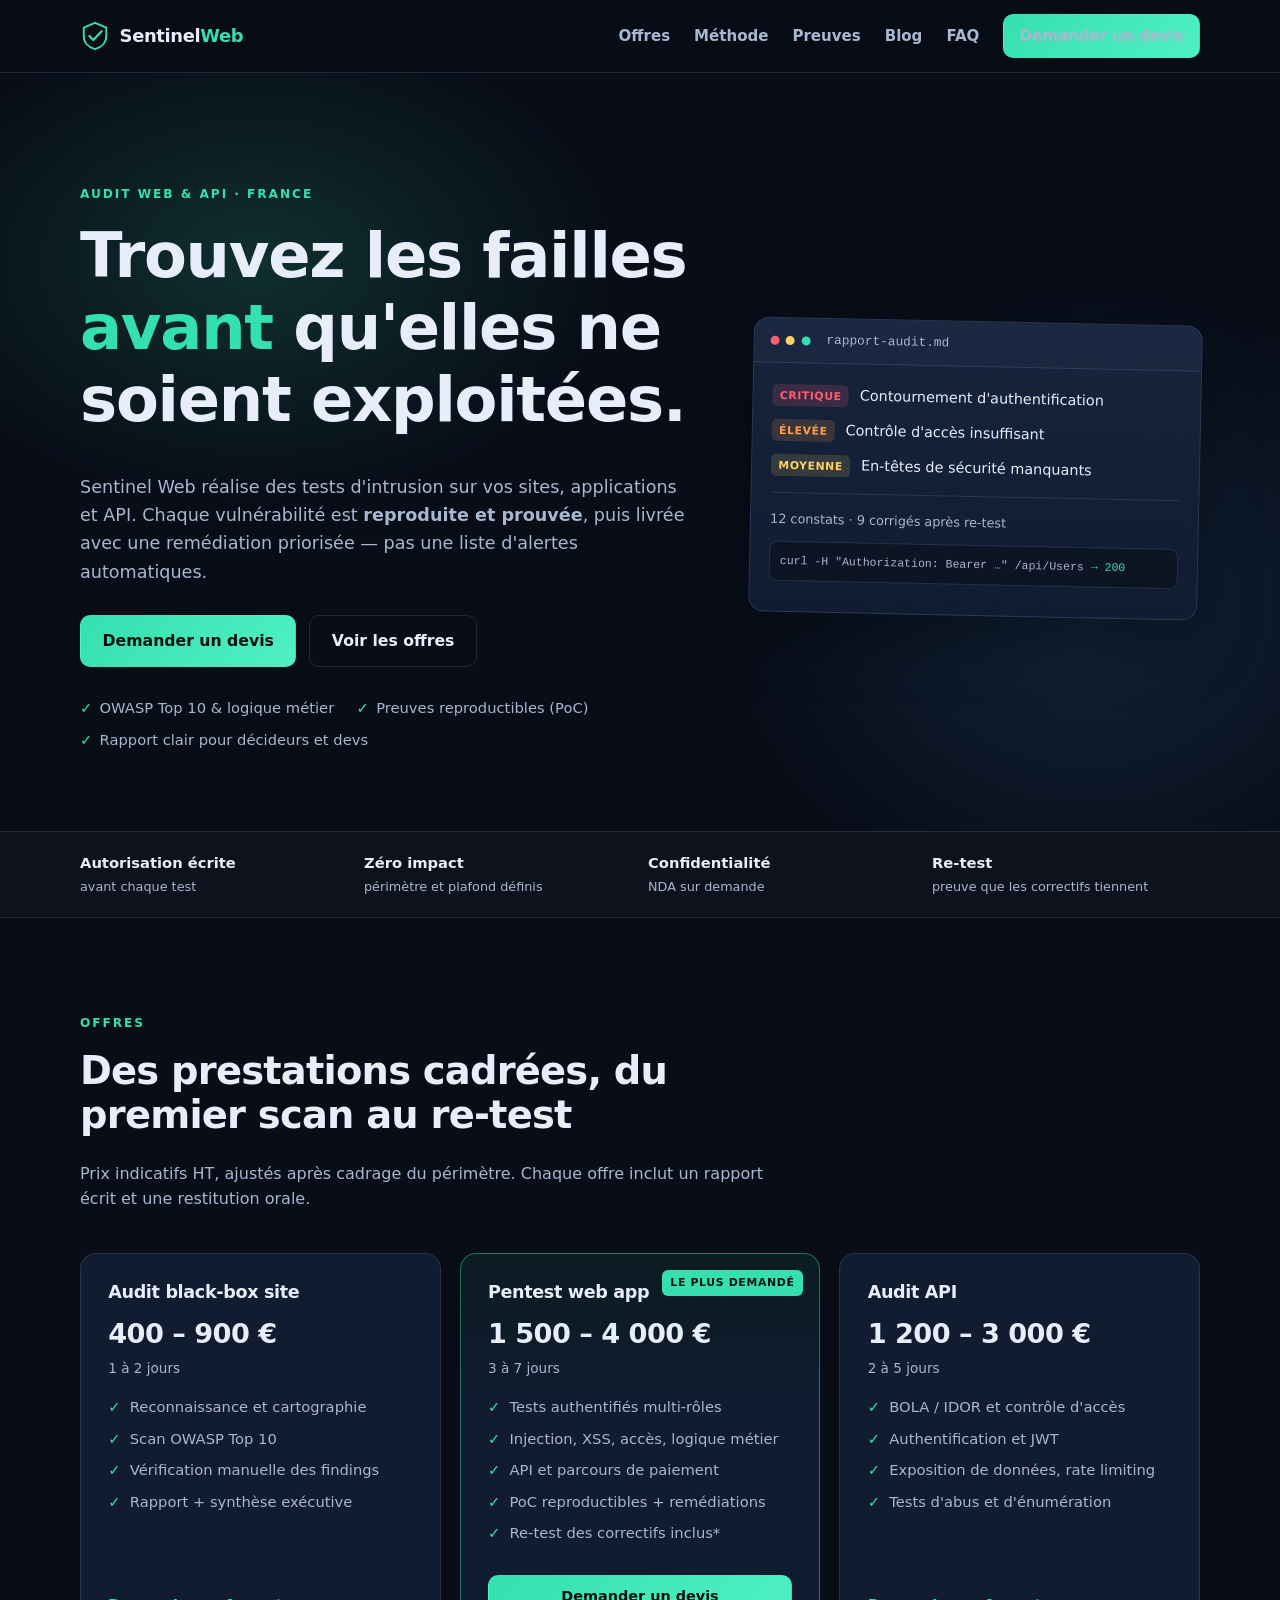
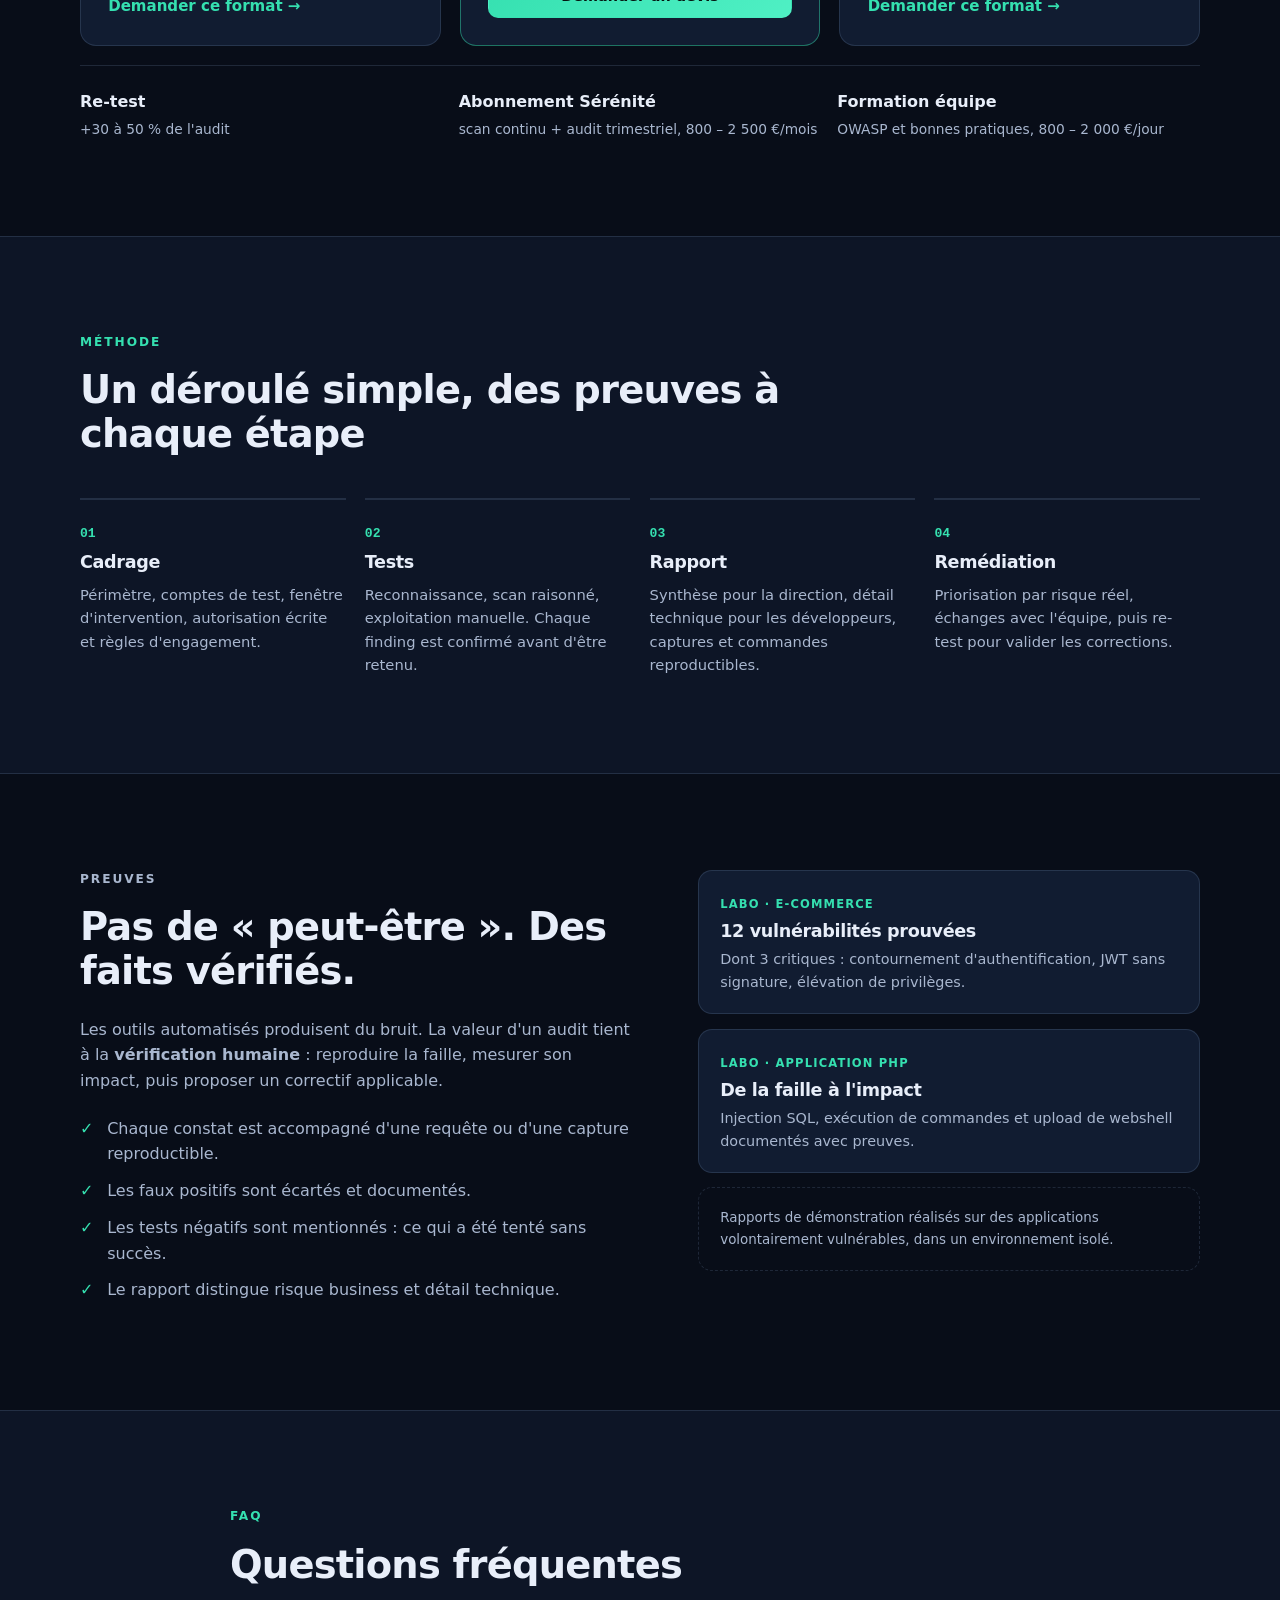
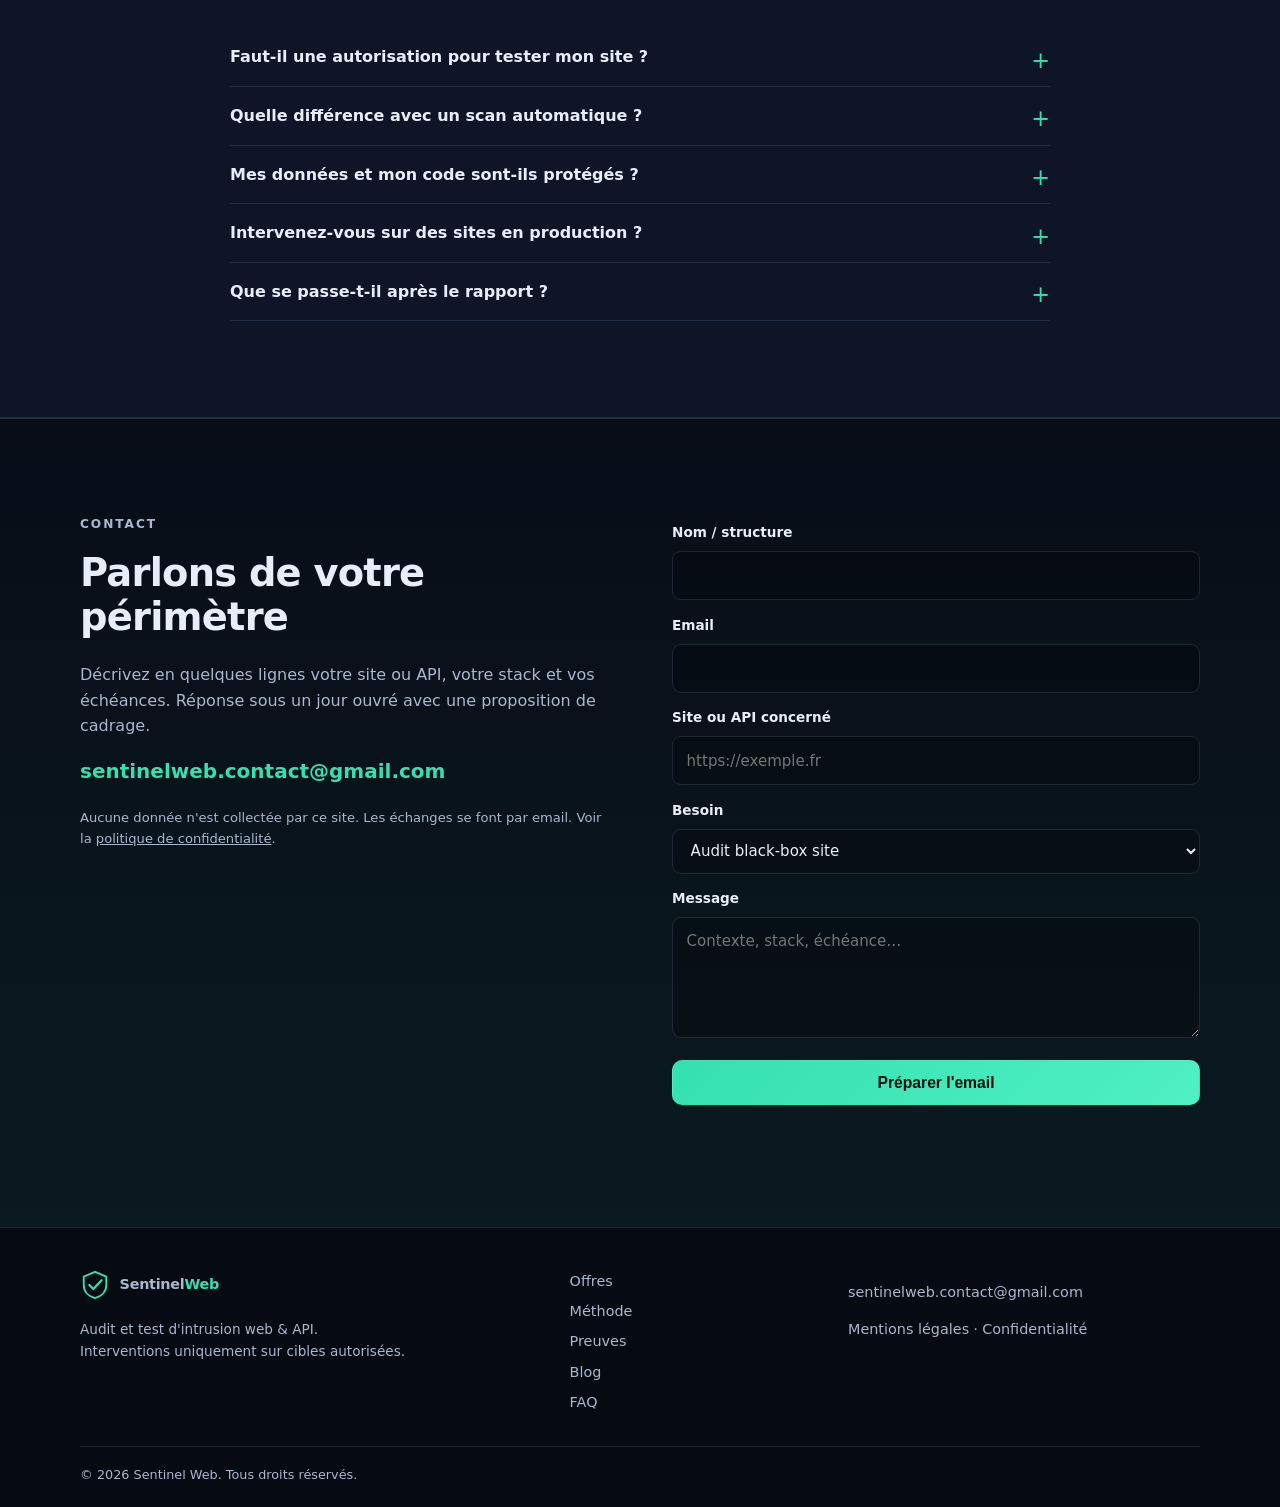
<file: index.html>
<!DOCTYPE html>
<html lang="fr">
<head>
  <meta charset="utf-8">
  <meta name="viewport" content="width=device-width, initial-scale=1">
  <meta name="referrer" content="strict-origin-when-cross-origin">
  <meta http-equiv="Content-Security-Policy" content="default-src 'self'; script-src 'self'; style-src 'self'; img-src 'self' data:; font-src 'self'; form-action 'self' mailto:; base-uri 'self'">
  <title>Sentinel Web — Audit &amp; pentest web pour PME et agences</title>
  <meta name="description" content="Audits de sécurité web et API pour PME, e-commerces et agences. Tests OWASP Top 10, preuves d'exploitation reproductibles, rapport clair et remédiation priorisée.">
  <meta name="theme-color" content="#0b1220">
  <meta property="og:title" content="Sentinel Web — Audit &amp; pentest web">
  <meta property="og:description" content="Trouvez les failles avant qu'elles ne soient exploitées. Audits web et API avec preuves reproductibles.">
  <meta property="og:type" content="website">
  <link rel="icon" href="favicon.svg" type="image/svg+xml">
  <link rel="stylesheet" href="styles.css">
</head>
<body>
  <a class="skip-link" href="#contenu">Aller au contenu</a>

  <header class="site-header" id="haut">
    <div class="container header-inner">
      <a class="brand" href="#haut" aria-label="Sentinel Web, accueil">
        <svg class="brand-mark" viewBox="0 0 32 32" aria-hidden="true">
          <path d="M16 2 4 7v9c0 7.2 5.1 12.3 12 14 6.9-1.7 12-6.8 12-14V7L16 2Z" fill="none" stroke="currentColor" stroke-width="2"/>
          <path d="m10 16 4.2 4.2L23 11" fill="none" stroke="currentColor" stroke-width="2.4" stroke-linecap="round" stroke-linejoin="round"/>
        </svg>
        <span>Sentinel<span class="brand-accent">Web</span></span>
      </a>

      <button class="nav-toggle" type="button" aria-expanded="false" aria-controls="navigation">
        <span class="sr-only">Ouvrir le menu</span>
        <span aria-hidden="true"></span>
      </button>

      <nav id="navigation" class="site-nav" aria-label="Navigation principale">
        <a href="#services">Offres</a>
        <a href="#methode">Méthode</a>
        <a href="#preuves">Preuves</a>
        <a href="blog/">Blog</a>
        <a href="#faq">FAQ</a>
        <a class="btn btn-small" href="#contact">Demander un devis</a>
      </nav>
    </div>
  </header>

  <main id="contenu">
    <section class="hero">
      <div class="container hero-grid">
        <div class="hero-copy">
          <p class="eyebrow">Audit web &amp; API · France</p>
          <h1>Trouvez les failles <span class="accent">avant</span> qu'elles ne soient exploitées.</h1>
          <p class="lead">
            Sentinel Web réalise des tests d'intrusion sur vos sites, applications et API.
            Chaque vulnérabilité est <strong>reproduite et prouvée</strong>, puis livrée avec
            une remédiation priorisée — pas une liste d'alertes automatiques.
          </p>
          <div class="hero-actions">
            <a class="btn" href="mailto:sentinelweb.contact@gmail.com?subject=Demande%20de%20devis%20%E2%80%94%20audit%20web">Demander un devis</a>
            <a class="btn btn-ghost" href="#services">Voir les offres</a>
          </div>
          <ul class="hero-points">
            <li>OWASP Top 10 &amp; logique métier</li>
            <li>Preuves reproductibles (PoC)</li>
            <li>Rapport clair pour décideurs et devs</li>
          </ul>
        </div>

        <aside class="hero-card" aria-label="Aperçu d'un rapport">
          <div class="card-top">
            <span class="dot dot-red"></span><span class="dot dot-amber"></span><span class="dot dot-green"></span>
            <span class="card-title">rapport-audit.md</span>
          </div>
          <div class="card-body">
            <p><span class="tag tag-critical">Critique</span> Contournement d'authentification</p>
            <p><span class="tag tag-high">Élevée</span> Contrôle d'accès insuffisant</p>
            <p><span class="tag tag-medium">Moyenne</span> En-têtes de sécurité manquants</p>
            <div class="card-line"></div>
            <p class="card-meta">12 constats · 9 corrigés après re-test</p>
            <p class="card-proof">curl -H "Authorization: Bearer …" /api/Users <span>→ 200</span></p>
          </div>
        </aside>
      </div>
    </section>

    <section class="band" aria-label="Principes">
      <div class="container band-grid">
        <div><strong>Autorisation écrite</strong><span>avant chaque test</span></div>
        <div><strong>Zéro impact</strong><span>périmètre et plafond définis</span></div>
        <div><strong>Confidentialité</strong><span>NDA sur demande</span></div>
        <div><strong>Re-test</strong><span>preuve que les correctifs tiennent</span></div>
      </div>
    </section>

    <section class="section" id="services">
      <div class="container">
        <div class="section-head">
          <p class="eyebrow">Offres</p>
          <h2>Des prestations cadrées, du premier scan au re-test</h2>
          <p>Prix indicatifs HT, ajustés après cadrage du périmètre. Chaque offre inclut un rapport écrit et une restitution orale.</p>
        </div>

        <div class="cards">
          <article class="service">
            <h3>Audit black-box site</h3>
            <p class="price">400 – 900 €</p>
            <p class="duration">1 à 2 jours</p>
            <ul>
              <li>Reconnaissance et cartographie</li>
              <li>Scan OWASP Top 10</li>
              <li>Vérification manuelle des findings</li>
              <li>Rapport + synthèse exécutive</li>
            </ul>
            <a class="link-arrow" href="#contact">Demander ce format</a>
          </article>

          <article class="service service-featured">
            <div class="ribbon">Le plus demandé</div>
            <h3>Pentest web app</h3>
            <p class="price">1 500 – 4 000 €</p>
            <p class="duration">3 à 7 jours</p>
            <ul>
              <li>Tests authentifiés multi-rôles</li>
              <li>Injection, XSS, accès, logique métier</li>
              <li>API et parcours de paiement</li>
              <li>PoC reproductibles + remédiations</li>
              <li>Re-test des correctifs inclus*</li>
            </ul>
            <a class="btn btn-small" href="#contact">Demander un devis</a>
          </article>

          <article class="service">
            <h3>Audit API</h3>
            <p class="price">1 200 – 3 000 €</p>
            <p class="duration">2 à 5 jours</p>
            <ul>
              <li>BOLA / IDOR et contrôle d'accès</li>
              <li>Authentification et JWT</li>
              <li>Exposition de données, rate limiting</li>
              <li>Tests d'abus et d'énumération</li>
            </ul>
            <a class="link-arrow" href="#contact">Demander ce format</a>
          </article>
        </div>

        <div class="addons">
          <div><strong>Re-test</strong><span>+30 à 50 % de l'audit</span></div>
          <div><strong>Abonnement Sérénité</strong><span>scan continu + audit trimestriel, 800 – 2 500 €/mois</span></div>
          <div><strong>Formation équipe</strong><span>OWASP et bonnes pratiques, 800 – 2 000 €/jour</span></div>
        </div>
      </div>
    </section>

    <section class="section section-alt" id="methode">
      <div class="container">
        <div class="section-head">
          <p class="eyebrow">Méthode</p>
          <h2>Un déroulé simple, des preuves à chaque étape</h2>
        </div>
        <ol class="steps">
          <li>
            <span class="step-num">01</span>
            <h3>Cadrage</h3>
            <p>Périmètre, comptes de test, fenêtre d'intervention, autorisation écrite et règles d'engagement.</p>
          </li>
          <li>
            <span class="step-num">02</span>
            <h3>Tests</h3>
            <p>Reconnaissance, scan raisonné, exploitation manuelle. Chaque finding est confirmé avant d'être retenu.</p>
          </li>
          <li>
            <span class="step-num">03</span>
            <h3>Rapport</h3>
            <p>Synthèse pour la direction, détail technique pour les développeurs, captures et commandes reproductibles.</p>
          </li>
          <li>
            <span class="step-num">04</span>
            <h3>Remédiation</h3>
            <p>Priorisation par risque réel, échanges avec l'équipe, puis re-test pour valider les corrections.</p>
          </li>
        </ol>
      </div>
    </section>

    <section class="section" id="preuves">
      <div class="container split">
        <div>
          <p class="eyebrow">Preuves</p>
          <h2>Pas de « peut-être ». Des faits vérifiés.</h2>
          <p>
            Les outils automatisés produisent du bruit. La valeur d'un audit tient à la
            <strong>vérification humaine</strong> : reproduire la faille, mesurer son impact,
            puis proposer un correctif applicable.
          </p>
          <ul class="checklist">
            <li>Chaque constat est accompagné d'une requête ou d'une capture reproductible.</li>
            <li>Les faux positifs sont écartés et documentés.</li>
            <li>Les tests négatifs sont mentionnés : ce qui a été tenté sans succès.</li>
            <li>Le rapport distingue risque business et détail technique.</li>
          </ul>
        </div>
        <div class="proof-cards">
          <article class="proof-card">
            <span class="proof-kicker">Labo · e-commerce</span>
            <h3>12 vulnérabilités prouvées</h3>
            <p>Dont 3 critiques : contournement d'authentification, JWT sans signature, élévation de privilèges.</p>
          </article>
          <article class="proof-card">
            <span class="proof-kicker">Labo · application PHP</span>
            <h3>De la faille à l'impact</h3>
            <p>Injection SQL, exécution de commandes et upload de webshell documentés avec preuves.</p>
          </article>
          <article class="proof-card proof-card-note">
            <p>Rapports de démonstration réalisés sur des applications volontairement vulnérables, dans un environnement isolé.</p>
          </article>
        </div>
      </div>
    </section>

    <section class="section section-alt" id="faq">
      <div class="container narrow">
        <div class="section-head">
          <p class="eyebrow">FAQ</p>
          <h2>Questions fréquentes</h2>
        </div>

        <details>
          <summary>Faut-il une autorisation pour tester mon site ?</summary>
          <p>Oui, systématiquement. Un document signé définit le périmètre, les dates et les méthodes autorisées. Sans autorisation écrite, aucun test n'est lancé.</p>
        </details>
        <details>
          <summary>Quelle différence avec un scan automatique ?</summary>
          <p>Un scanner envoie des signatures et remonte des alertes, dont beaucoup de faux positifs. Un pentest vérifie chaque piste manuellement, mesure l'impact réel et fournit une preuve reproductible.</p>
        </details>
        <details>
          <summary>Mes données et mon code sont-ils protégés ?</summary>
          <p>Les accès sont limités au strict nécessaire, les artefacts sont chiffrés et supprimés après la mission. Un NDA peut être signé avant le cadrage.</p>
        </details>
        <details>
          <summary>Intervenez-vous sur des sites en production ?</summary>
          <p>Oui, avec des règles d'engagement adaptées : plafond d'impact, créneaux convenus, exclusion des actions destructrices et point de contact disponible pendant les tests.</p>
        </details>
        <details>
          <summary>Que se passe-t-il après le rapport ?</summary>
          <p>Une restitution orale permet de prioriser. Un re-test peut être planifié après vos corrections pour vérifier qu'aucune faille ne subsiste.</p>
        </details>
      </div>
    </section>

    <section class="section contact" id="contact">
      <div class="container contact-grid">
        <div>
          <p class="eyebrow">Contact</p>
          <h2>Parlons de votre périmètre</h2>
          <p>Décrivez en quelques lignes votre site ou API, votre stack et vos échéances. Réponse sous un jour ouvré avec une proposition de cadrage.</p>
          <p class="contact-mail">
            <a href="mailto:sentinelweb.contact@gmail.com">sentinelweb.contact@gmail.com</a>
          </p>
          <p class="contact-note">Aucune donnée n'est collectée par ce site. Les échanges se font par email. Voir la <a href="confidentialite.html">politique de confidentialité</a>.</p>
        </div>

        <form class="contact-form" id="devis-form">
          <label for="nom">Nom / structure</label>
          <input id="nom" name="nom" type="text" autocomplete="organization" required>

          <label for="email">Email</label>
          <input id="email" name="email" type="email" autocomplete="email" required>

          <label for="cible">Site ou API concerné</label>
          <input id="cible" name="cible" type="text" placeholder="https://exemple.fr" required>

          <label for="besoin">Besoin</label>
          <select id="besoin" name="besoin">
            <option>Audit black-box site</option>
            <option>Pentest web app</option>
            <option>Audit API</option>
            <option>Re-test</option>
            <option>Abonnement / autre</option>
          </select>

          <label for="message">Message</label>
          <textarea id="message" name="message" rows="4" placeholder="Contexte, stack, échéance…"></textarea>

          <button class="btn" type="submit">Préparer l'email</button>
          <p class="form-hint" id="form-hint" role="status"></p>
        </form>
      </div>
    </section>
  </main>

  <footer class="site-footer">
    <div class="container footer-grid">
      <div>
        <a class="brand" href="#haut">
          <svg class="brand-mark" viewBox="0 0 32 32" aria-hidden="true">
            <path d="M16 2 4 7v9c0 7.2 5.1 12.3 12 14 6.9-1.7 12-6.8 12-14V7L16 2Z" fill="none" stroke="currentColor" stroke-width="2"/>
            <path d="m10 16 4.2 4.2L23 11" fill="none" stroke="currentColor" stroke-width="2.4" stroke-linecap="round" stroke-linejoin="round"/>
          </svg>
          <span>Sentinel<span class="brand-accent">Web</span></span>
        </a>
        <p class="footer-note">Audit et test d'intrusion web &amp; API.<br>Interventions uniquement sur cibles autorisées.</p>
      </div>
      <nav aria-label="Liens de pied de page">
        <a href="#services">Offres</a>
        <a href="#methode">Méthode</a>
        <a href="#preuves">Preuves</a>
        <a href="blog/">Blog</a>
        <a href="#faq">FAQ</a>
      </nav>
      <div>
        <p class="footer-note"><a href="mailto:sentinelweb.contact@gmail.com">sentinelweb.contact@gmail.com</a></p>
        <p class="footer-note"><a href="mentions-legales.html">Mentions légales</a> · <a href="confidentialite.html">Confidentialité</a></p>
      </div>
    </div>
    <div class="container footer-bottom">
      <p>© <span id="year">2026</span> Sentinel Web. Tous droits réservés.</p>
    </div>
  </footer>

  <script src="script.js" defer></script>
</body>
</html>
</file>
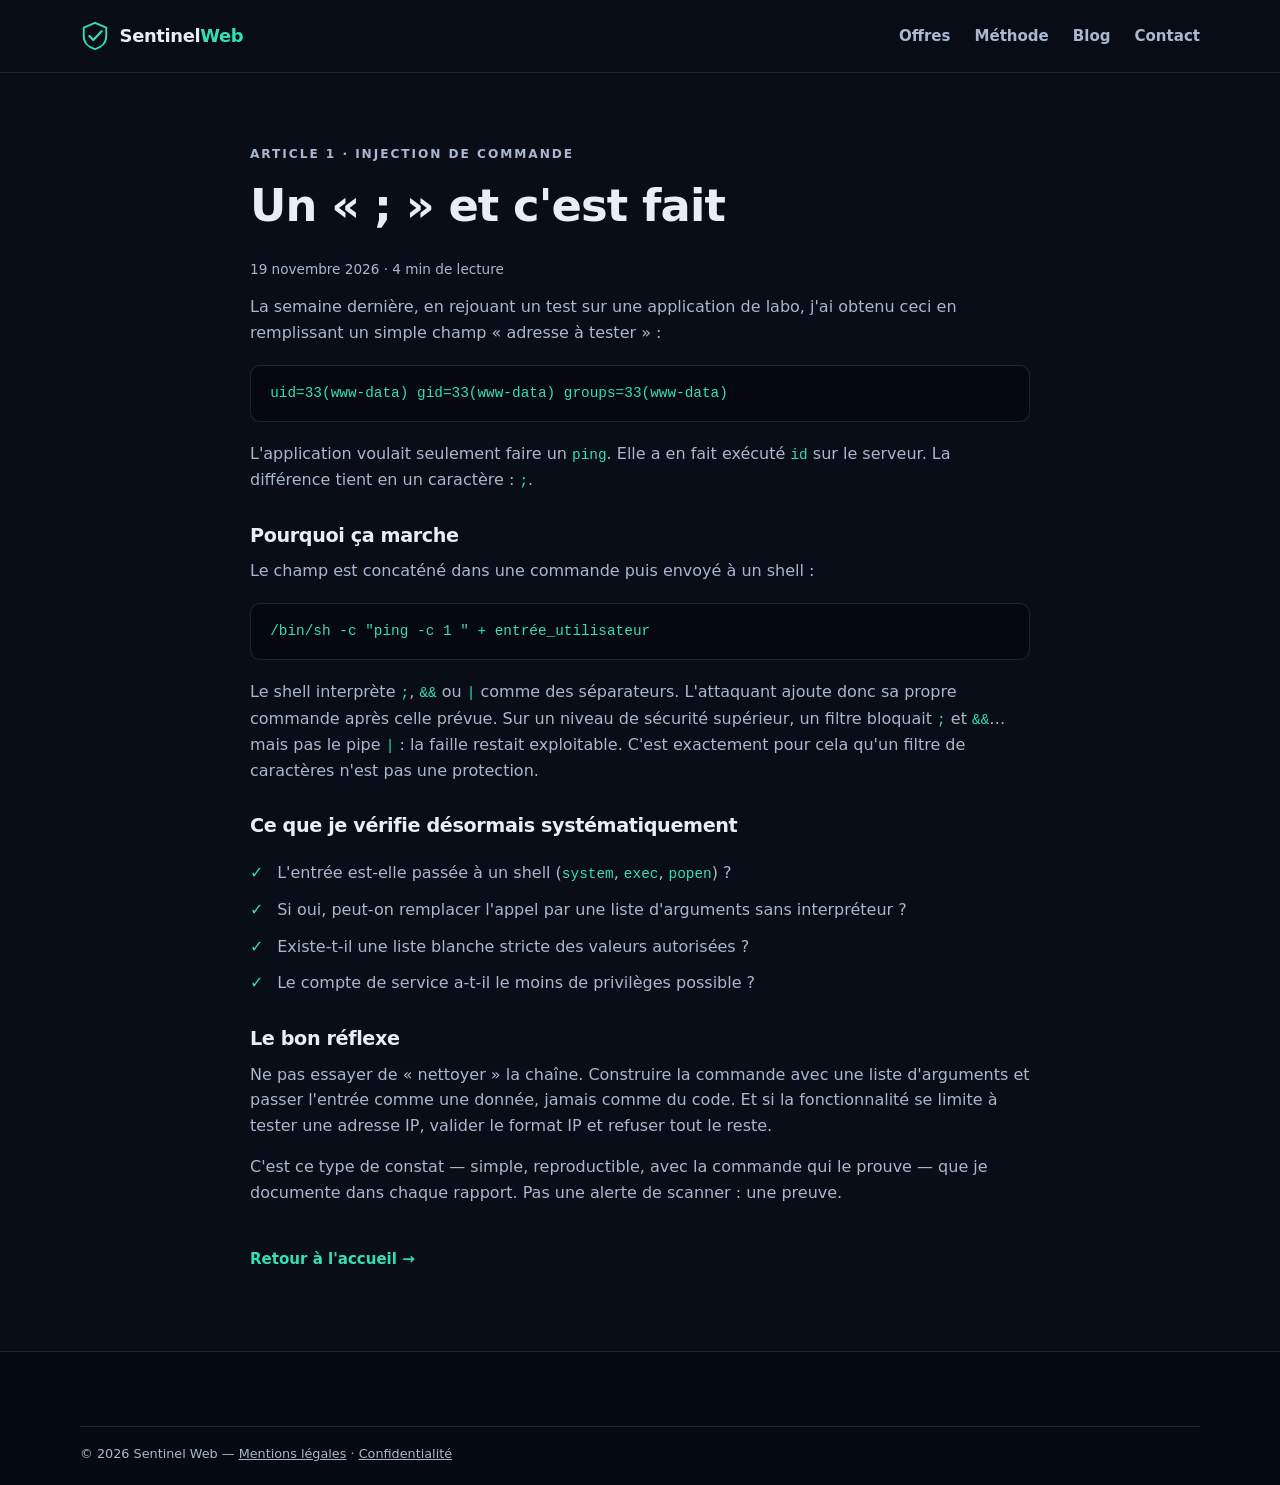
<file: blog/index.html>
<!DOCTYPE html>
<html lang="fr">
<head>
  <meta charset="utf-8">
  <meta name="viewport" content="width=device-width, initial-scale=1">
  <title>Un « ; » et c'est fait — Sentinel Web</title>
  <meta name="description" content="Comment un simple point-virgule dans un champ de diagnostic permet d'exécuter une commande sur le serveur, et comment l'éviter.">
  <link rel="icon" href="../favicon.svg" type="image/svg+xml">
  <link rel="stylesheet" href="../styles.css">
</head>
<body>
  <a class="skip-link" href="#contenu">Aller au contenu</a>

  <header class="site-header">
    <div class="container header-inner">
      <a class="brand" href="../index.html" aria-label="Sentinel Web, accueil">
        <svg class="brand-mark" viewBox="0 0 32 32" aria-hidden="true">
          <path d="M16 2 4 7v9c0 7.2 5.1 12.3 12 14 6.9-1.7 12-6.8 12-14V7L16 2Z" fill="none" stroke="currentColor" stroke-width="2"/>
          <path d="m10 16 4.2 4.2L23 11" fill="none" stroke="currentColor" stroke-width="2.4" stroke-linecap="round" stroke-linejoin="round"/>
        </svg>
        <span>Sentinel<span class="brand-accent">Web</span></span>
      </a>
      <nav class="site-nav" aria-label="Navigation principale">
        <a href="../index.html#services">Offres</a>
        <a href="../index.html#methode">Méthode</a>
        <a href="./index.html">Blog</a>
        <a href="../index.html#contact">Contact</a>
      </nav>
    </div>
  </header>

  <main id="contenu" class="legal-wrap">
    <p class="eyebrow">Article 1 · Injection de commande</p>
    <h1>Un « ; » et c'est fait</h1>
    <p class="legal-updated">19 novembre 2026 · 4 min de lecture</p>

    <p>
      La semaine dernière, en rejouant un test sur une application de labo, j'ai
      obtenu ceci en remplissant un simple champ « adresse à tester » :
    </p>

    <pre><code>uid=33(www-data) gid=33(www-data) groups=33(www-data)</code></pre>

    <p>
      L'application voulait seulement faire un <code>ping</code>. Elle a en fait
      exécuté <code>id</code> sur le serveur. La différence tient en un caractère :
      <code>;</code>.
    </p>

    <h2>Pourquoi ça marche</h2>
    <p>
      Le champ est concaténé dans une commande puis envoyé à un shell :
    </p>
    <pre><code>/bin/sh -c "ping -c 1 " + entrée_utilisateur</code></pre>
    <p>
      Le shell interprète <code>;</code>, <code>&amp;&amp;</code> ou <code>|</code>
      comme des séparateurs. L'attaquant ajoute donc sa propre commande après
      celle prévue. Sur un niveau de sécurité supérieur, un filtre bloquait
      <code>;</code> et <code>&amp;&amp;</code>… mais pas le pipe <code>|</code> :
      la faille restait exploitable. C'est exactement pour cela qu'un filtre de
      caractères n'est pas une protection.
    </p>

    <h2>Ce que je vérifie désormais systématiquement</h2>
    <ul class="checklist">
      <li>L'entrée est-elle passée à un shell (<code>system</code>, <code>exec</code>, <code>popen</code>) ?</li>
      <li>Si oui, peut-on remplacer l'appel par une liste d'arguments sans interpréteur ?</li>
      <li>Existe-t-il une liste blanche stricte des valeurs autorisées ?</li>
      <li>Le compte de service a-t-il le moins de privilèges possible ?</li>
    </ul>

    <h2>Le bon réflexe</h2>
    <p>
      Ne pas essayer de « nettoyer » la chaîne. Construire la commande avec une
      liste d'arguments et passer l'entrée comme une donnée, jamais comme du code.
      Et si la fonctionnalité se limite à tester une adresse IP, valider le format
      IP et refuser tout le reste.
    </p>

    <p>
      C'est ce type de constat — simple, reproductible, avec la commande qui le
      prouve — que je documente dans chaque rapport. Pas une alerte de scanner :
      une preuve.
    </p>

    <p class="legal-back"><a class="link-arrow" href="../index.html">Retour à l'accueil</a></p>
  </main>

  <footer class="site-footer">
    <div class="container footer-bottom">
      <p>© <span id="year">2026</span> Sentinel Web — <a href="../mentions-legales.html">Mentions légales</a> · <a href="../confidentialite.html">Confidentialité</a></p>
    </div>
  </footer>

  <script src="../script.js" defer></script>
</body>
</html>
</file>
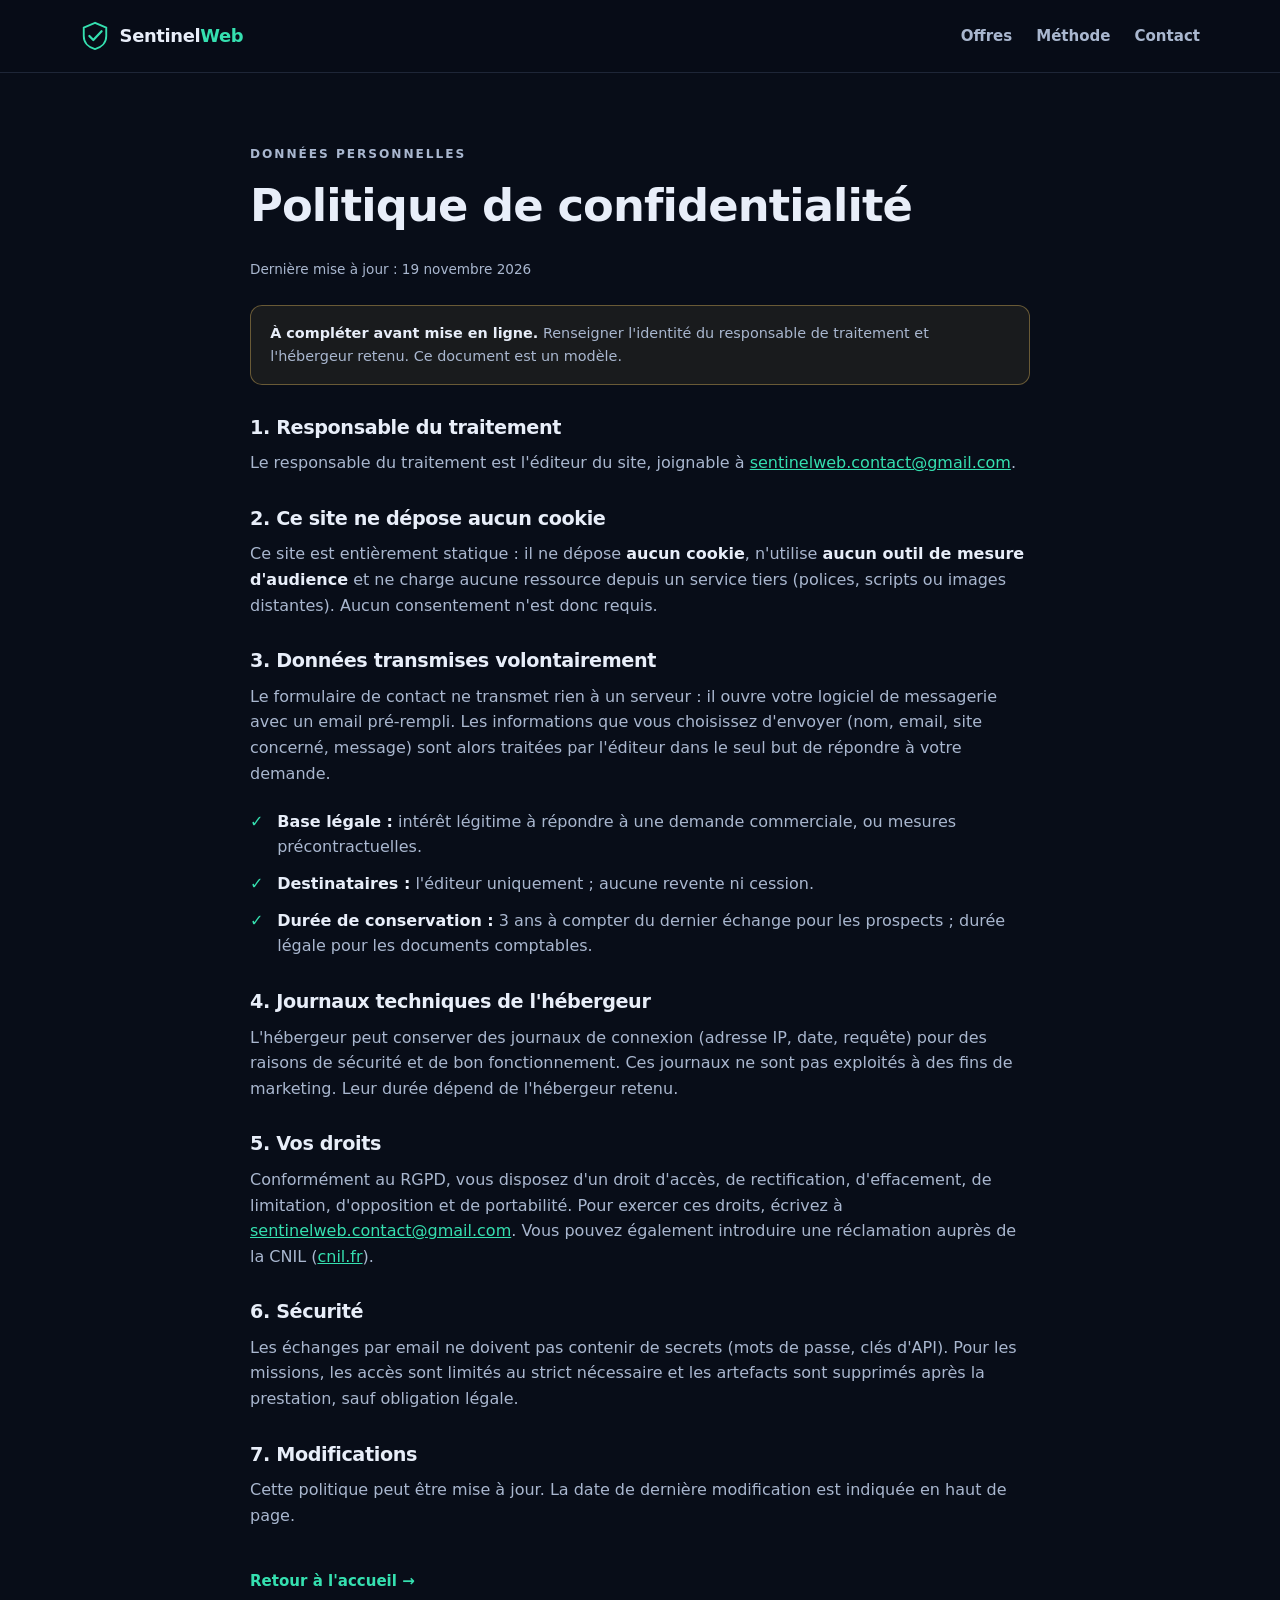
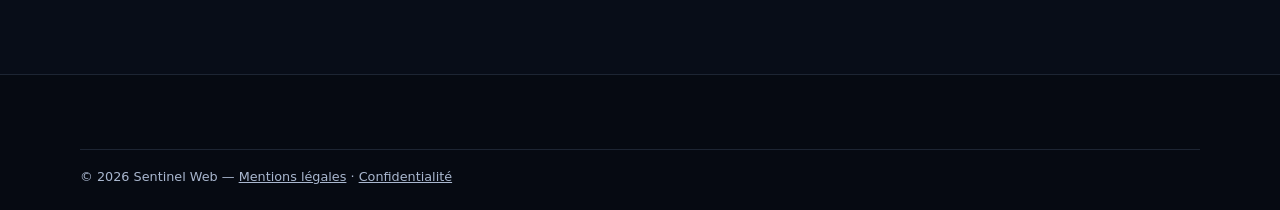
<file: confidentialite.html>
<!DOCTYPE html>
<html lang="fr">
<head>
  <meta charset="utf-8">
  <meta name="viewport" content="width=device-width, initial-scale=1">
  <meta name="referrer" content="strict-origin-when-cross-origin">
  <meta http-equiv="Content-Security-Policy" content="default-src 'self'; script-src 'self'; style-src 'self'; img-src 'self' data:; font-src 'self'; form-action 'self' mailto:; base-uri 'self'">
  <title>Politique de confidentialité — Sentinel Web</title>
  <meta name="description" content="Politique de confidentialité de Sentinel Web : absence de cookies, données de contact, durées de conservation et droits RGPD.">
  <meta name="robots" content="noindex">
  <link rel="icon" href="favicon.svg" type="image/svg+xml">
  <link rel="stylesheet" href="styles.css">
</head>
<body>
  <a class="skip-link" href="#contenu">Aller au contenu</a>

  <header class="site-header">
    <div class="container header-inner">
      <a class="brand" href="index.html" aria-label="Sentinel Web, accueil">
        <svg class="brand-mark" viewBox="0 0 32 32" aria-hidden="true">
          <path d="M16 2 4 7v9c0 7.2 5.1 12.3 12 14 6.9-1.7 12-6.8 12-14V7L16 2Z" fill="none" stroke="currentColor" stroke-width="2"/>
          <path d="m10 16 4.2 4.2L23 11" fill="none" stroke="currentColor" stroke-width="2.4" stroke-linecap="round" stroke-linejoin="round"/>
        </svg>
        <span>Sentinel<span class="brand-accent">Web</span></span>
      </a>
      <nav class="site-nav" aria-label="Navigation">
        <a href="index.html#services">Offres</a>
        <a href="index.html#methode">Méthode</a>
        <a href="index.html#contact">Contact</a>
      </nav>
    </div>
  </header>

  <main id="contenu" class="legal-wrap">
    <p class="eyebrow">Données personnelles</p>
    <h1>Politique de confidentialité</h1>
    <p class="legal-updated">Dernière mise à jour : 19 novembre 2026</p>

    <div class="legal-notice">
      <strong>À compléter avant mise en ligne.</strong> Renseigner l'identité du
      responsable de traitement et l'hébergeur retenu. Ce document est un modèle.
    </div>

    <h2>1. Responsable du traitement</h2>
    <p>
      Le responsable du traitement est l'éditeur du site, joignable à
      <a href="mailto:sentinelweb.contact@gmail.com">sentinelweb.contact@gmail.com</a>.
    </p>

    <h2>2. Ce site ne dépose aucun cookie</h2>
    <p>
      Ce site est entièrement statique : il ne dépose <strong>aucun cookie</strong>,
      n'utilise <strong>aucun outil de mesure d'audience</strong> et ne charge
      aucune ressource depuis un service tiers (polices, scripts ou images
      distantes). Aucun consentement n'est donc requis.
    </p>

    <h2>3. Données transmises volontairement</h2>
    <p>
      Le formulaire de contact ne transmet rien à un serveur : il ouvre votre
      logiciel de messagerie avec un email pré-rempli. Les informations que vous
      choisissez d'envoyer (nom, email, site concerné, message) sont alors
      traitées par l'éditeur dans le seul but de répondre à votre demande.
    </p>
    <ul class="checklist">
      <li><strong>Base légale :</strong> intérêt légitime à répondre à une demande commerciale, ou mesures précontractuelles.</li>
      <li><strong>Destinataires :</strong> l'éditeur uniquement ; aucune revente ni cession.</li>
      <li><strong>Durée de conservation :</strong> 3 ans à compter du dernier échange pour les prospects ; durée légale pour les documents comptables.</li>
    </ul>

    <h2>4. Journaux techniques de l'hébergeur</h2>
    <p>
      L'hébergeur peut conserver des journaux de connexion (adresse IP, date,
      requête) pour des raisons de sécurité et de bon fonctionnement. Ces journaux
      ne sont pas exploités à des fins de marketing. Leur durée dépend de
      l'hébergeur retenu.
    </p>

    <h2>5. Vos droits</h2>
    <p>
      Conformément au RGPD, vous disposez d'un droit d'accès, de rectification,
      d'effacement, de limitation, d'opposition et de portabilité. Pour exercer ces
      droits, écrivez à
      <a href="mailto:sentinelweb.contact@gmail.com">sentinelweb.contact@gmail.com</a>.
      Vous pouvez également introduire une réclamation auprès de la CNIL
      (<a href="https://www.cnil.fr" rel="noopener noreferrer">cnil.fr</a>).
    </p>

    <h2>6. Sécurité</h2>
    <p>
      Les échanges par email ne doivent pas contenir de secrets (mots de passe,
      clés d'API). Pour les missions, les accès sont limités au strict nécessaire
      et les artefacts sont supprimés après la prestation, sauf obligation légale.
    </p>

    <h2>7. Modifications</h2>
    <p>
      Cette politique peut être mise à jour. La date de dernière modification est
      indiquée en haut de page.
    </p>

    <p class="legal-back"><a class="link-arrow" href="index.html">Retour à l'accueil</a></p>
  </main>

  <footer class="site-footer">
    <div class="container footer-bottom">
      <p>© <span id="year">2026</span> Sentinel Web — <a href="mentions-legales.html">Mentions légales</a> · <a href="confidentialite.html">Confidentialité</a></p>
    </div>
  </footer>

  <script src="script.js" defer></script>
</body>
</html>
</file>
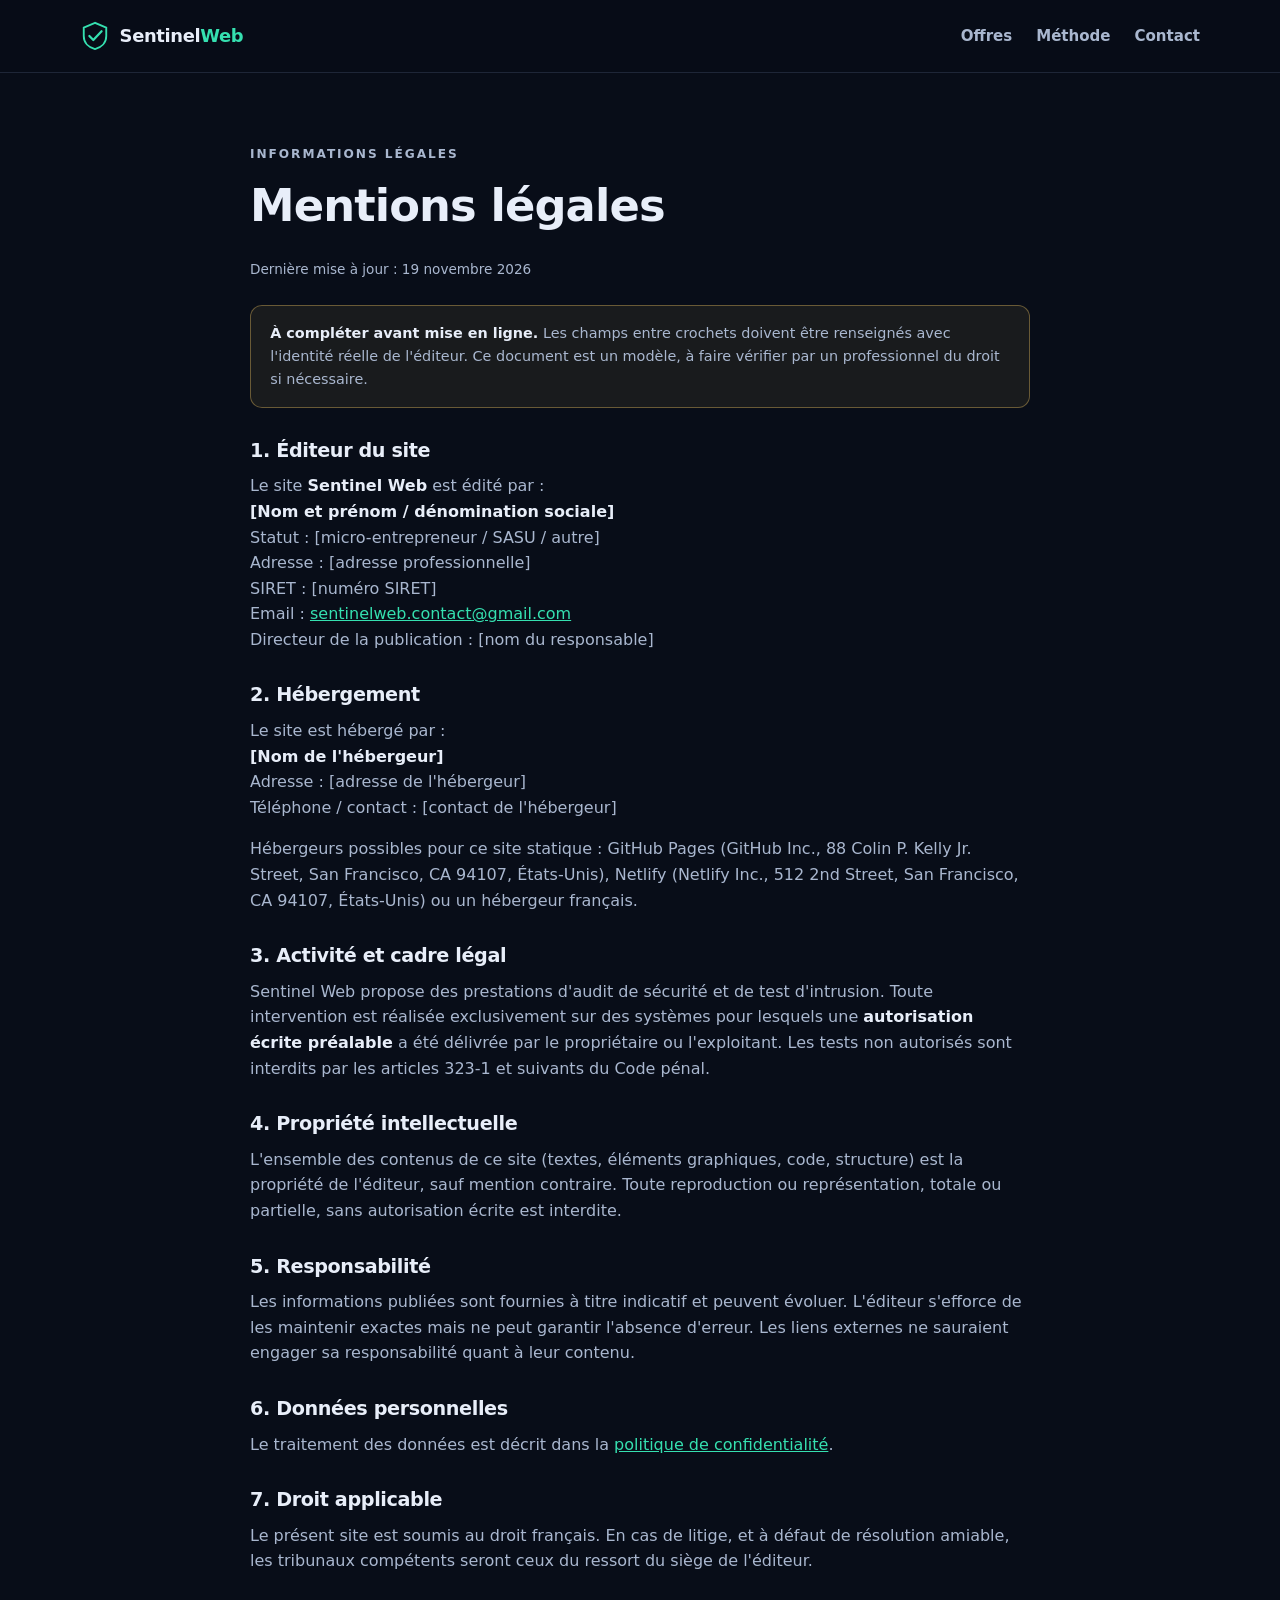
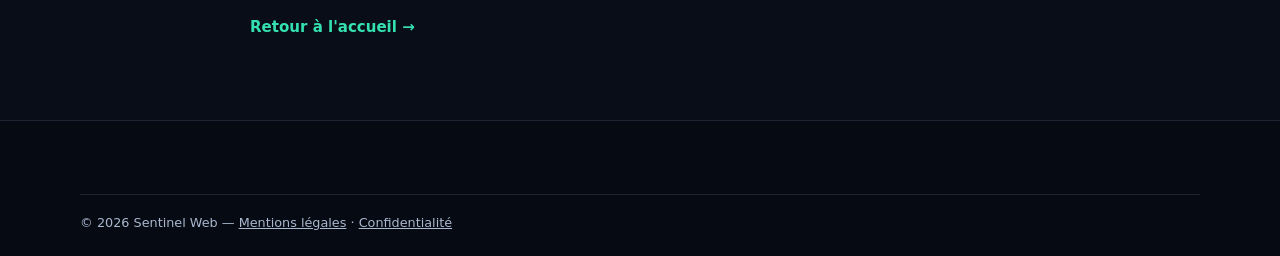
<file: mentions-legales.html>
<!DOCTYPE html>
<html lang="fr">
<head>
  <meta charset="utf-8">
  <meta name="viewport" content="width=device-width, initial-scale=1">
  <meta name="referrer" content="strict-origin-when-cross-origin">
  <meta http-equiv="Content-Security-Policy" content="default-src 'self'; script-src 'self'; style-src 'self'; img-src 'self' data:; font-src 'self'; form-action 'self' mailto:; base-uri 'self'">
  <title>Mentions légales — Sentinel Web</title>
  <meta name="description" content="Mentions légales du site Sentinel Web : éditeur, hébergement, propriété intellectuelle et responsabilité.">
  <meta name="robots" content="noindex">
  <link rel="icon" href="favicon.svg" type="image/svg+xml">
  <link rel="stylesheet" href="styles.css">
</head>
<body>
  <a class="skip-link" href="#contenu">Aller au contenu</a>

  <header class="site-header">
    <div class="container header-inner">
      <a class="brand" href="index.html" aria-label="Sentinel Web, accueil">
        <svg class="brand-mark" viewBox="0 0 32 32" aria-hidden="true">
          <path d="M16 2 4 7v9c0 7.2 5.1 12.3 12 14 6.9-1.7 12-6.8 12-14V7L16 2Z" fill="none" stroke="currentColor" stroke-width="2"/>
          <path d="m10 16 4.2 4.2L23 11" fill="none" stroke="currentColor" stroke-width="2.4" stroke-linecap="round" stroke-linejoin="round"/>
        </svg>
        <span>Sentinel<span class="brand-accent">Web</span></span>
      </a>
      <nav class="site-nav" aria-label="Navigation">
        <a href="index.html#services">Offres</a>
        <a href="index.html#methode">Méthode</a>
        <a href="index.html#contact">Contact</a>
      </nav>
    </div>
  </header>

  <main id="contenu" class="legal-wrap">
    <p class="eyebrow">Informations légales</p>
    <h1>Mentions légales</h1>
    <p class="legal-updated">Dernière mise à jour : 19 novembre 2026</p>

    <div class="legal-notice">
      <strong>À compléter avant mise en ligne.</strong> Les champs entre crochets
      doivent être renseignés avec l'identité réelle de l'éditeur. Ce document est
      un modèle, à faire vérifier par un professionnel du droit si nécessaire.
    </div>

    <h2>1. Éditeur du site</h2>
    <p>
      Le site <strong>Sentinel Web</strong> est édité par :<br>
      <strong>[Nom et prénom / dénomination sociale]</strong><br>
      Statut : [micro-entrepreneur / SASU / autre]<br>
      Adresse : [adresse professionnelle]<br>
      SIRET : [numéro SIRET]<br>
      Email : <a href="mailto:sentinelweb.contact@gmail.com">sentinelweb.contact@gmail.com</a><br>
      Directeur de la publication : [nom du responsable]
    </p>

    <h2>2. Hébergement</h2>
    <p>
      Le site est hébergé par :<br>
      <strong>[Nom de l'hébergeur]</strong><br>
      Adresse : [adresse de l'hébergeur]<br>
      Téléphone / contact : [contact de l'hébergeur]
    </p>
    <p>
      Hébergeurs possibles pour ce site statique : GitHub Pages (GitHub Inc.,
      88 Colin P. Kelly Jr. Street, San Francisco, CA 94107, États-Unis),
      Netlify (Netlify Inc., 512 2nd Street, San Francisco, CA 94107, États-Unis)
      ou un hébergeur français.
    </p>

    <h2>3. Activité et cadre légal</h2>
    <p>
      Sentinel Web propose des prestations d'audit de sécurité et de test
      d'intrusion. Toute intervention est réalisée exclusivement sur des systèmes
      pour lesquels une <strong>autorisation écrite préalable</strong> a été
      délivrée par le propriétaire ou l'exploitant. Les tests non autorisés sont
      interdits par les articles 323-1 et suivants du Code pénal.
    </p>

    <h2>4. Propriété intellectuelle</h2>
    <p>
      L'ensemble des contenus de ce site (textes, éléments graphiques, code,
      structure) est la propriété de l'éditeur, sauf mention contraire. Toute
      reproduction ou représentation, totale ou partielle, sans autorisation
      écrite est interdite.
    </p>

    <h2>5. Responsabilité</h2>
    <p>
      Les informations publiées sont fournies à titre indicatif et peuvent évoluer.
      L'éditeur s'efforce de les maintenir exactes mais ne peut garantir l'absence
      d'erreur. Les liens externes ne sauraient engager sa responsabilité quant à
      leur contenu.
    </p>

    <h2>6. Données personnelles</h2>
    <p>
      Le traitement des données est décrit dans la
      <a href="confidentialite.html">politique de confidentialité</a>.
    </p>

    <h2>7. Droit applicable</h2>
    <p>
      Le présent site est soumis au droit français. En cas de litige, et à défaut
      de résolution amiable, les tribunaux compétents seront ceux du ressort du
      siège de l'éditeur.
    </p>

    <p class="legal-back"><a class="link-arrow" href="index.html">Retour à l'accueil</a></p>
  </main>

  <footer class="site-footer">
    <div class="container footer-bottom">
      <p>© <span id="year">2026</span> Sentinel Web — <a href="mentions-legales.html">Mentions légales</a> · <a href="confidentialite.html">Confidentialité</a></p>
    </div>
  </footer>

  <script src="script.js" defer></script>
</body>
</html>
</file>
<file: styles.css>
/* Sentinel Web — feuille de style unique, sans dépendance externe */
:root {
  --bg: #080d18;
  --bg-soft: #0d1526;
  --panel: #111c31;
  --panel-2: #16243d;
  --line: rgba(148, 178, 220, 0.16);
  --text: #e8eef9;
  --muted: #a9b7cf;
  --accent: #35e0b0;
  --accent-2: #4aa8ff;
  --critical: #ff5c72;
  --high: #ff9d4d;
  --medium: #ffd166;
  --radius: 16px;
  --shadow: 0 24px 60px rgba(0, 0, 0, 0.35);
  --max: 1120px;
}

* { box-sizing: border-box; }

html { scroll-behavior: smooth; }

body {
  margin: 0;
  background: var(--bg);
  color: var(--text);
  font-family: "Inter", "Segoe UI", system-ui, -apple-system, sans-serif;
  line-height: 1.6;
  -webkit-font-smoothing: antialiased;
}

img, svg { display: block; max-width: 100%; }

a { color: inherit; }

h1, h2, h3 { line-height: 1.15; margin: 0 0 0.6em; letter-spacing: -0.02em; }
h1 { font-size: clamp(2.2rem, 5vw, 3.9rem); font-weight: 800; }
h2 { font-size: clamp(1.6rem, 3vw, 2.4rem); font-weight: 750; }
h3 { font-size: 1.1rem; font-weight: 700; }
p { margin: 0 0 1em; }

.container { width: min(100% - 2.5rem, var(--max)); margin-inline: auto; }
.narrow { max-width: 820px; }
.sr-only {
  position: absolute; width: 1px; height: 1px; padding: 0; margin: -1px;
  overflow: hidden; clip: rect(0, 0, 0, 0); white-space: nowrap; border: 0;
}

.skip-link {
  position: absolute; left: 1rem; top: -4rem; z-index: 200;
  background: var(--accent); color: #04110d; padding: 0.6rem 1rem;
  border-radius: 8px; font-weight: 700; text-decoration: none;
}
.skip-link:focus { top: 1rem; }

/* Header */
.site-header {
  position: sticky; top: 0; z-index: 100;
  background: rgba(8, 13, 24, 0.82);
  backdrop-filter: blur(14px);
  border-bottom: 1px solid var(--line);
}
.header-inner {
  min-height: 72px; display: flex; align-items: center; justify-content: space-between; gap: 1rem;
}
.brand {
  display: inline-flex; align-items: center; gap: 0.6rem;
  font-weight: 800; font-size: 1.12rem; letter-spacing: -0.02em; text-decoration: none;
}
.brand-mark { width: 30px; height: 30px; color: var(--accent); flex: none; }
.brand-accent { color: var(--accent); }

.site-nav { display: flex; align-items: center; gap: 1.5rem; }
.site-nav a {
  text-decoration: none; color: var(--muted); font-size: 0.94rem; font-weight: 550;
  transition: color 0.18s ease;
}
.site-nav a:hover, .site-nav a:focus-visible { color: var(--text); }

.nav-toggle {
  display: none; width: 42px; height: 42px; border: 1px solid var(--line);
  border-radius: 10px; background: transparent; cursor: pointer; position: relative;
}
.nav-toggle span:not(.sr-only)::before,
.nav-toggle span:not(.sr-only)::after {
  content: ""; position: absolute; left: 11px; width: 18px; height: 2px;
  background: var(--text); transition: transform 0.2s ease;
}
.nav-toggle span:not(.sr-only)::before { top: 16px; }
.nav-toggle span:not(.sr-only)::after { top: 23px; }
.nav-toggle[aria-expanded="true"] span:not(.sr-only)::before { transform: translateY(3.5px) rotate(45deg); }
.nav-toggle[aria-expanded="true"] span:not(.sr-only)::after { transform: translateY(-3.5px) rotate(-45deg); }

/* Buttons */
.btn {
  display: inline-flex; align-items: center; justify-content: center; gap: 0.5rem;
  background: linear-gradient(135deg, var(--accent), #4ff0c4);
  color: #03120d; font-weight: 750; font-size: 0.98rem;
  padding: 0.8rem 1.35rem; border-radius: 10px; border: 1px solid transparent;
  text-decoration: none; cursor: pointer; transition: transform 0.15s ease, filter 0.15s ease;
}
.btn:hover { transform: translateY(-1px); filter: brightness(1.05); }
.btn-ghost {
  background: transparent; color: var(--text); border-color: var(--line);
}
.btn-ghost:hover { border-color: var(--accent); }
.btn-small { padding: 0.55rem 0.95rem; font-size: 0.9rem; }

.link-arrow {
  display: inline-block; margin-top: auto; color: var(--accent);
  font-weight: 650; text-decoration: none; font-size: 0.94rem;
}
.link-arrow::after { content: " →"; }

/* Hero */
.hero { position: relative; padding: clamp(3.5rem, 9vw, 7rem) 0 clamp(3rem, 7vw, 5rem); overflow: hidden; }
.hero::before {
  content: ""; position: absolute; inset: -20% 40% 30% -20%;
  background: radial-gradient(closest-side, rgba(53, 224, 176, 0.16), transparent 70%);
  pointer-events: none;
}
.hero::after {
  content: ""; position: absolute; inset: 10% -25% -30% 45%;
  background: radial-gradient(closest-side, rgba(74, 168, 255, 0.14), transparent 70%);
  pointer-events: none;
}
.hero-grid {
  position: relative; z-index: 1;
  display: grid; grid-template-columns: minmax(0, 1.15fr) minmax(320px, 0.85fr);
  gap: clamp(2rem, 5vw, 4.5rem); align-items: center;
}
.eyebrow {
  text-transform: uppercase; letter-spacing: 0.16em; font-size: 0.76rem;
  font-weight: 700; color: var(--accent); margin-bottom: 1rem;
}
.accent { color: var(--accent); }
.lead { font-size: 1.1rem; color: var(--muted); max-width: 58ch; }
.hero-actions { display: flex; flex-wrap: wrap; gap: 0.8rem; margin: 1.8rem 0; }
.hero-points {
  display: flex; flex-wrap: wrap; gap: 0.5rem 1.4rem;
  list-style: none; padding: 0; margin: 0; color: var(--muted); font-size: 0.92rem;
}
.hero-points li::before { content: "✓"; color: var(--accent); margin-right: 0.45rem; font-weight: 800; }

.hero-card {
  background: linear-gradient(180deg, var(--panel-2), var(--panel));
  border: 1px solid var(--line); border-radius: var(--radius);
  box-shadow: var(--shadow); overflow: hidden; transform: rotate(1.2deg);
}
.card-top {
  display: flex; align-items: center; gap: 0.4rem;
  padding: 0.75rem 1rem; border-bottom: 1px solid var(--line);
  background: rgba(255, 255, 255, 0.02);
}
.dot { width: 9px; height: 9px; border-radius: 50%; }
.dot-red { background: var(--critical); }
.dot-amber { background: var(--medium); }
.dot-green { background: var(--accent); }
.card-title { margin-left: 0.6rem; font-size: 0.8rem; color: var(--muted); font-family: ui-monospace, monospace; }
.card-body { padding: 1.2rem; font-size: 0.9rem; }
.card-body p { margin-bottom: 0.7rem; }
.tag {
  display: inline-block; font-size: 0.68rem; font-weight: 800; text-transform: uppercase;
  letter-spacing: 0.05em; padding: 0.15rem 0.45rem; border-radius: 5px; margin-right: 0.4rem;
}
.tag-critical { background: rgba(255, 92, 114, 0.16); color: var(--critical); }
.tag-high { background: rgba(255, 157, 77, 0.16); color: var(--high); }
.tag-medium { background: rgba(255, 209, 102, 0.14); color: var(--medium); }
.card-line { height: 1px; background: var(--line); margin: 1rem 0; }
.card-meta { color: var(--muted); font-size: 0.8rem; }
.card-proof {
  font-family: ui-monospace, monospace; font-size: 0.72rem; color: var(--muted);
  background: rgba(0, 0, 0, 0.28); border: 1px solid var(--line);
  border-radius: 8px; padding: 0.6rem; overflow-wrap: anywhere;
}
.card-proof span { color: var(--accent); }

/* Band */
.band { border-block: 1px solid var(--line); background: rgba(255, 255, 255, 0.02); }
.band-grid { display: grid; grid-template-columns: repeat(4, 1fr); gap: 1rem; padding: 1.2rem 0; }
.band-grid div { display: flex; flex-direction: column; gap: 0.15rem; }
.band-grid strong { font-size: 0.92rem; }
.band-grid span { color: var(--muted); font-size: 0.8rem; }

/* Sections */
.section { padding: clamp(3.5rem, 8vw, 6rem) 0; }
.section-alt { background: var(--bg-soft); border-block: 1px solid var(--line); }
.section-head { max-width: 720px; margin-bottom: 2.6rem; }
.section-head p:last-child { color: var(--muted); }

/* Service cards */
.cards { display: grid; grid-template-columns: repeat(3, 1fr); gap: 1.2rem; align-items: stretch; }
.service {
  position: relative; display: flex; flex-direction: column;
  background: var(--panel); border: 1px solid var(--line);
  border-radius: var(--radius); padding: 1.7rem;
}
.service-featured { border-color: rgba(53, 224, 176, 0.45); background: linear-gradient(180deg, rgba(53, 224, 176, 0.07), var(--panel) 40%); }
.ribbon {
  position: absolute; top: 1rem; right: 1rem; font-size: 0.68rem; font-weight: 800;
  text-transform: uppercase; letter-spacing: 0.06em; color: #04110d;
  background: var(--accent); padding: 0.25rem 0.55rem; border-radius: 6px;
}
.price { font-size: 1.7rem; font-weight: 800; margin-bottom: 0.1rem; letter-spacing: -0.02em; }
.duration { color: var(--muted); font-size: 0.85rem; margin-bottom: 1rem; }
.service ul { list-style: none; padding: 0; margin: 0 0 1.4rem; color: var(--muted); font-size: 0.92rem; }
.service li { padding-left: 1.35rem; position: relative; margin-bottom: 0.5rem; }
.service li::before { content: "✓"; position: absolute; left: 0; color: var(--accent); font-weight: 800; }
.service .btn { margin-top: auto; }
.addons {
  display: grid; grid-template-columns: repeat(3, 1fr); gap: 1rem;
  margin-top: 1.2rem; padding-top: 1.4rem; border-top: 1px solid var(--line);
}
.addons div { display: flex; flex-direction: column; gap: 0.2rem; }
.addons span { color: var(--muted); font-size: 0.86rem; }

/* Steps */
.steps {
  list-style: none; padding: 0; margin: 0;
  display: grid; grid-template-columns: repeat(4, 1fr); gap: 1.2rem;
  counter-reset: step;
}
.steps li { border-top: 2px solid var(--line); padding-top: 1.2rem; }
.step-num { font-family: ui-monospace, monospace; color: var(--accent); font-size: 0.82rem; font-weight: 700; }
.steps h3 { margin-top: 0.45rem; }
.steps p { color: var(--muted); font-size: 0.92rem; margin-bottom: 0; }

/* Proof */
.split { display: grid; grid-template-columns: 1.05fr 0.95fr; gap: clamp(2rem, 5vw, 4rem); align-items: start; }
.split p { color: var(--muted); }
.checklist { list-style: none; padding: 0; margin: 1.4rem 0 0; }
.checklist li { position: relative; padding-left: 1.7rem; margin-bottom: 0.7rem; color: var(--muted); }
.checklist li::before {
  content: "✓"; position: absolute; left: 0; top: 0; color: var(--accent);
  font-weight: 800;
}
.proof-cards { display: grid; gap: 0.9rem; }
.proof-card {
  background: var(--panel); border: 1px solid var(--line);
  border-radius: 14px; padding: 1.2rem 1.3rem;
}
.proof-kicker { font-size: 0.72rem; text-transform: uppercase; letter-spacing: 0.1em; color: var(--accent); font-weight: 700; }
.proof-card h3 { margin: 0.35rem 0 0.4rem; }
.proof-card p { color: var(--muted); font-size: 0.9rem; margin: 0; }
.proof-card-note { background: transparent; border-style: dashed; }
.proof-card-note p { font-size: 0.84rem; }

/* FAQ */
details {
  border-bottom: 1px solid var(--line); padding: 1rem 0;
}
details summary {
  cursor: pointer; font-weight: 650; list-style: none; position: relative; padding-right: 2rem;
}
details summary::-webkit-details-marker { display: none; }
details summary::after {
  content: "+"; position: absolute; right: 0; top: -0.1rem;
  color: var(--accent); font-size: 1.4rem; font-weight: 400;
}
details[open] summary::after { content: "−"; }
details p { color: var(--muted); margin: 0.8rem 0 0; font-size: 0.94rem; }

/* Contact */
.contact { background: linear-gradient(180deg, var(--bg), #0a1a20); border-top: 1px solid var(--line); }
.contact-grid { display: grid; grid-template-columns: 1fr 1fr; gap: clamp(2rem, 5vw, 4rem); align-items: start; }
.contact p { color: var(--muted); }
.contact-mail { font-size: 1.25rem; font-weight: 750; }
.contact-mail a { color: var(--accent); text-decoration: none; }
.contact-note { font-size: 0.82rem; }
.contact-form { display: grid; gap: 0.45rem; }
.contact-form label { font-size: 0.85rem; font-weight: 650; margin-top: 0.45rem; }
.contact-form input, .contact-form select, .contact-form textarea {
  width: 100%; padding: 0.72rem 0.85rem; border-radius: 9px;
  border: 1px solid var(--line); background: rgba(0, 0, 0, 0.25);
  color: var(--text); font: inherit; font-size: 0.94rem;
}
.contact-form input:focus, .contact-form select:focus, .contact-form textarea:focus {
  outline: 2px solid rgba(53, 224, 176, 0.5); outline-offset: 1px; border-color: var(--accent);
}
.contact-form button { margin-top: 0.9rem; }
.form-hint { font-size: 0.82rem; color: var(--accent); min-height: 1.2em; margin: 0.2rem 0 0; }

/* Footer */
.site-footer { border-top: 1px solid var(--line); padding: 2.6rem 0 1.4rem; background: #060a12; }
.footer-grid { display: grid; grid-template-columns: 1.3fr 0.7fr 1fr; gap: 2rem; }
.footer-grid nav { display: grid; gap: 0.45rem; align-content: start; }
.footer-grid a { color: var(--muted); text-decoration: none; font-size: 0.9rem; }
.footer-grid a:hover { color: var(--accent); }
.footer-note { color: var(--muted); font-size: 0.85rem; margin-top: 0.7rem; }
.footer-bottom { border-top: 1px solid var(--line); margin-top: 2rem; padding-top: 1.1rem; }
.footer-bottom p { color: var(--muted); font-size: 0.8rem; margin: 0; }

/* Legal pages */
.legal-wrap { max-width: 820px; margin-inline: auto; padding: clamp(2.5rem, 6vw, 4.5rem) 1.25rem 4rem; }
.legal-wrap h1 { font-size: clamp(1.9rem, 4vw, 2.8rem); }
.legal-wrap h2 { font-size: 1.2rem; margin-top: 2.2rem; }
.legal-wrap p, .legal-wrap li { color: var(--muted); }
.legal-wrap strong { color: var(--text); }
.legal-wrap a { color: var(--accent); }
.legal-updated { font-size: 0.85rem; }
.legal-notice {
  border: 1px solid rgba(255, 209, 102, 0.35);
  background: rgba(255, 209, 102, 0.07);
  border-radius: 12px; padding: 1rem 1.2rem; margin: 1.5rem 0;
  font-size: 0.9rem; color: var(--muted);
}
.legal-back { margin-top: 2.5rem; }

/* Articles de blog */
.legal-wrap pre {
  background: rgba(0, 0, 0, 0.35);
  border: 1px solid var(--line);
  border-radius: 10px;
  padding: 1rem 1.2rem;
  overflow-x: auto;
  margin: 1.2rem 0;
}
.legal-wrap code {
  font-family: ui-monospace, SFMono-Regular, Consolas, monospace;
  font-size: 0.9em;
  color: var(--accent);
}
.legal-wrap h2 { margin-top: 2rem; }

/* Focus */
a:focus-visible, button:focus-visible, summary:focus-visible {
  outline: 2px solid var(--accent); outline-offset: 3px; border-radius: 4px;
}

/* Responsive */
@media (max-width: 960px) {
  .hero-grid, .split, .contact-grid { grid-template-columns: 1fr; }
  .hero-card { transform: none; max-width: 520px; }
  .cards { grid-template-columns: 1fr; }
  .steps { grid-template-columns: repeat(2, 1fr); }
  .band-grid { grid-template-columns: repeat(2, 1fr); }
  .addons { grid-template-columns: 1fr; }
  .footer-grid { grid-template-columns: 1fr 1fr; }
}

@media (max-width: 720px) {
  .nav-toggle { display: inline-block; }
  .site-nav {
    position: absolute; top: 72px; left: 0; right: 0;
    flex-direction: column; align-items: stretch; gap: 0;
    background: #0a1120; border-bottom: 1px solid var(--line);
    padding: 0.6rem 1.25rem 1rem; display: none;
  }
  .site-nav.is-open { display: flex; }
  .site-nav a { padding: 0.7rem 0; border-bottom: 1px solid var(--line); }
  .site-nav .btn { margin-top: 0.8rem; text-align: center; border-bottom: 0; }
  .steps { grid-template-columns: 1fr; }
  .footer-grid { grid-template-columns: 1fr; gap: 1.2rem; }
}

@media (prefers-reduced-motion: reduce) {
  html { scroll-behavior: auto; }
  * { transition: none !important; animation: none !important; }
}
</file>
